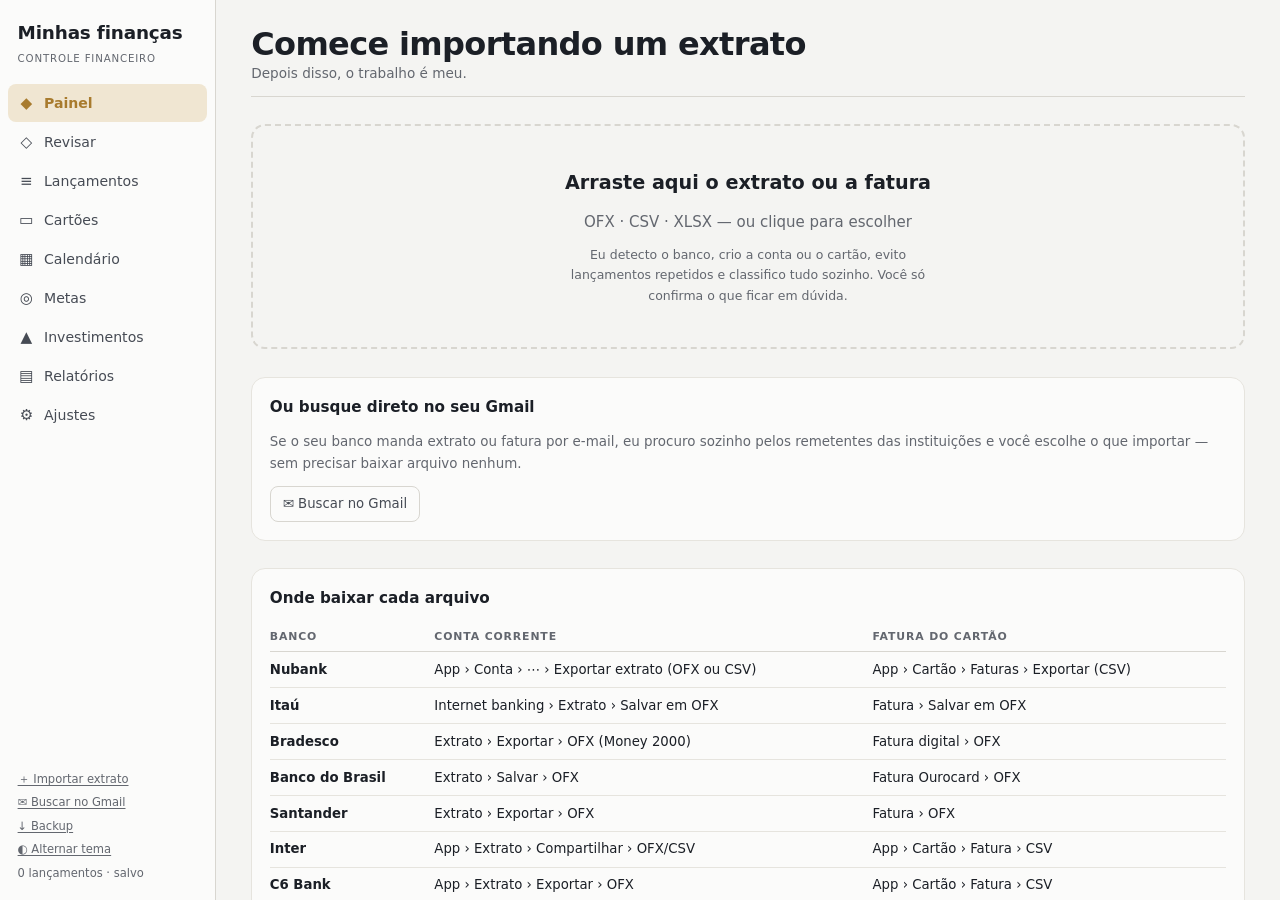
<file: index.html>
<!DOCTYPE html>
<html lang="pt-BR">
<head>
<meta charset="utf-8">
<meta name="viewport" content="width=device-width, initial-scale=1, viewport-fit=cover">
<meta name="color-scheme" content="light dark">
<title>Finanças — controle pessoal</title>
<meta name="description" content="Controle financeiro pessoal com importação automática de extratos e faturas. Os dados ficam no seu dispositivo.">

<link rel="icon" href="data:image/svg+xml,<svg xmlns='http://www.w3.org/2000/svg' viewBox='0 0 32 32'><rect width='32' height='32' rx='7' fill='%23A87B2E'/><path d='M9 22V10h9M9 16h7' stroke='%23fff' stroke-width='2.6' fill='none' stroke-linecap='round'/></svg>">
<link rel="icon" type="image/png" sizes="32x32" href="icons/favicon-32.png">
<link rel="apple-touch-icon" href="icons/apple-touch-180.png">

<link rel="manifest" href="manifest.webmanifest">
<meta name="theme-color" media="(prefers-color-scheme: light)" content="#F4F4F2">
<meta name="theme-color" media="(prefers-color-scheme: dark)" content="#12151A">
<meta name="mobile-web-app-capable" content="yes">
<meta name="apple-mobile-web-app-capable" content="yes">
<meta name="apple-mobile-web-app-status-bar-style" content="default">
<meta name="apple-mobile-web-app-title" content="Finanças">

<link rel="stylesheet" href="css/app.css">
</head>
<body>

<div id="app">
  <div style="grid-column:1/-1;display:flex;align-items:center;justify-content:center;height:100vh;color:#7C8089;font-family:system-ui">
    Carregando…
  </div>
</div>

<script src="js/util.js"></script>
<script src="js/store.js"></script>
<script src="js/rules.js"></script>
<script src="js/pdf.js"></script>
<script src="js/pdftx.js"></script>
<script src="js/parse.js"></script>
<script src="js/engine.js"></script>
<script src="js/insights.js"></script>
<script src="js/charts.js"></script>
<script src="js/xlsx.js"></script>
<script src="js/ui.js"></script>
<script src="js/views.js"></script>
<script src="js/views2.js"></script>
<script src="js/gmail.js"></script>
<script src="js/demo.js"></script>

<script>
/* ── Inicialização ─────────────────────────────────────────────── */
(async function boot() {
  const app = document.getElementById('app');
  try {
    await DB.load();
  } catch (e) {
    app.innerHTML = '<div style="padding:2rem;font-family:system-ui;max-width:44rem;margin:auto">' +
      '<h1>Não consegui abrir o armazenamento local</h1>' +
      '<p>' + String(e && e.message || e) + '</p>' +
      '<p>Tente abrir este arquivo no <b>Firefox</b>, que permite banco de dados local em arquivos abertos ' +
      'do disco. Nada é enviado para a internet em nenhum dos casos.</p></div>';
    return;
  }

  ENGINE.seed();
  UI.applyTheme();
  UI.render();

  // Aviso quando o armazenamento caiu para localStorage (limite ~5 MB).
  if (!DB._idb) {
    const info = DB.sizeInfo();
    if (info.mb > 3) {
      UI.toast('Atenção: o armazenamento deste navegador está perto do limite. ' +
        'Baixe um backup em Ajustes e considere abrir o arquivo no Firefox.', 'bad');
    }
  }

  // Grava antes de fechar a aba.
  window.addEventListener('beforeunload', () => { DB.flush(); });

  // Atalhos
  document.addEventListener('keydown', e => {
    if (e.target.matches('input,textarea,select')) return;
    if ((e.ctrlKey || e.metaKey) && e.key.toLowerCase() === 'k') {
      e.preventDefault();
      UI.go('transacoes');
      setTimeout(() => { const q = document.querySelector('#fq'); if (q) q.focus(); }, 60);
      return;
    }
    if (e.ctrlKey || e.metaKey || e.altKey) return;
    const map = { '1': 'painel', '2': 'revisar', '3': 'transacoes', '4': 'cartoes', '5': 'calendario', '6': 'metas', '7': 'investimentos', '8': 'relatorios', '9': 'ajustes' };
    if (map[e.key]) { UI.go(map[e.key]); return; }
    if (e.key === 'i' || e.key === 'I') UI.actions.import();
  });

  /* ── Atalhos do sistema operacional (ícone longo-pressionado) ─── */
  const params = new URLSearchParams(location.search);
  if (params.get('tela')) UI.go(params.get('tela'));
  if (params.get('acao') === 'importar') setTimeout(() => UI.actions.import(), 200);

  /* ── Service worker: abre offline e avisa quando há versão nova ── */
  if ('serviceWorker' in navigator && location.protocol.startsWith('http')) {
    try {
      const reg = await navigator.serviceWorker.register('sw.js');

      const avisarAtualizacao = worker => {
        UI.toast('Nova versão disponível. ' +
          '<button class="btn sm primary" id="btnAtualizar">Atualizar agora</button>',
          '', { persist: true });
        const btn = document.getElementById('btnAtualizar');
        if (btn) btn.onclick = () => {
          worker.postMessage({ tipo: 'ASSUMIR_AGORA' });
        };
      };

      if (reg.waiting && navigator.serviceWorker.controller) avisarAtualizacao(reg.waiting);

      reg.addEventListener('updatefound', () => {
        const novo = reg.installing;
        if (!novo) return;
        novo.addEventListener('statechange', () => {
          // Só é "atualização" se já havia uma versão controlando a página.
          if (novo.state === 'installed' && navigator.serviceWorker.controller) {
            avisarAtualizacao(novo);
          }
        });
      });

      let recarregando = false;
      navigator.serviceWorker.addEventListener('controllerchange', () => {
        if (recarregando) return;
        recarregando = true;
        location.reload();
      });
    } catch (e) {
      console.warn('Service worker não registrado:', e);
    }
  }

  /* ── Convite para instalar na tela inicial ─────────────────────── */
  let promptInstalar = null;
  window.addEventListener('beforeinstallprompt', e => {
    e.preventDefault();
    promptInstalar = e;
    if (DB.data.settings.instalacaoDispensada) return;
    setTimeout(() => {
      UI.toast('Dá para instalar como aplicativo, com ícone na tela inicial. ' +
        '<button class="btn sm primary" id="btnInstalar">Instalar</button> ' +
        '<button class="btn sm ghost" id="btnNaoInstalar">Agora não</button>',
        '', { persist: true });
      const bi = document.getElementById('btnInstalar');
      const bn = document.getElementById('btnNaoInstalar');
      if (bi) bi.onclick = async () => {
        const p = promptInstalar; promptInstalar = null;
        const t = document.querySelector('.toast'); if (t) t.remove();
        if (p) { p.prompt(); await p.userChoice; }
      };
      if (bn) bn.onclick = () => {
        DB.data.settings.instalacaoDispensada = true;
        DB.save();
        const t = document.querySelector('.toast'); if (t) t.remove();
      };
    }, 4000);
  });

  window.addEventListener('appinstalled', () => {
    UI.toast('Instalado. Agora ele abre pelo ícone, como qualquer aplicativo.', 'good');
  });

  // Lembrete de backup a cada 30 dias.
  const s = DB.data.settings;
  if (DB.data.transactions.length > 50) {
    const last = s.lastBackup;
    if (!last || U.daysBetween(last, U.today()) > 30) {
      setTimeout(() => {
        UI.toast('Faz mais de um mês que você não baixa um backup. ' +
          '<button class="btn sm primary" data-act="backup">Baixar agora</button>', '',
          { persist: true });
      }, 2500);
    }
  }
})();
</script>
</body>
</html>
</file>
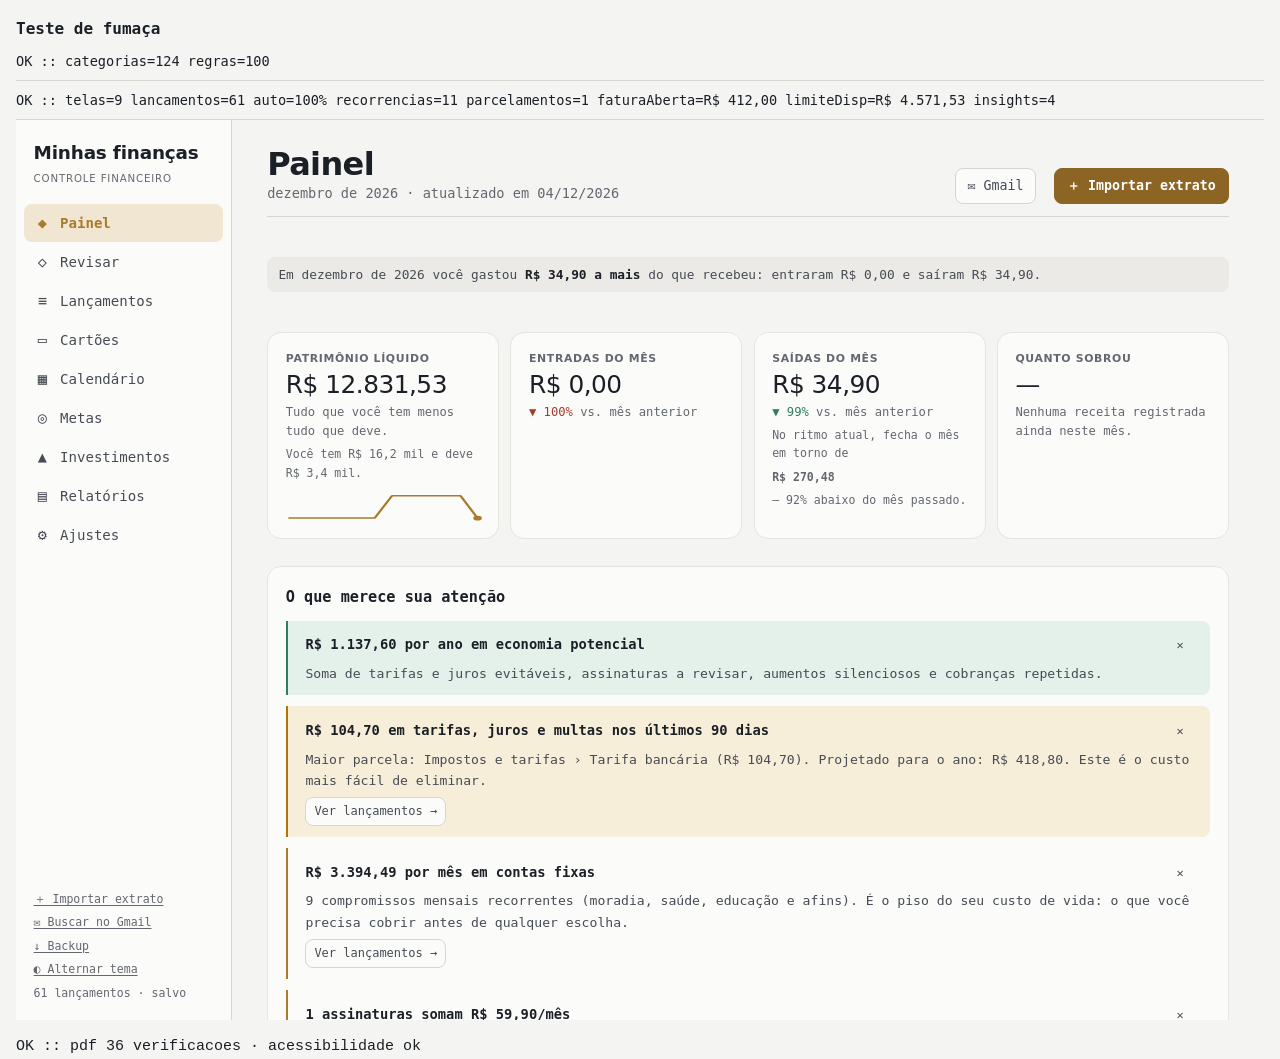
<file: teste/fumaca.html>
<!DOCTYPE html>
<html lang="pt-BR">
<head>
<meta charset="utf-8">
<title>aguardando</title>
<link rel="stylesheet" href="../css/app.css">
<style>body{overflow:auto;padding:1rem;font-family:var(--mono)}
#r,#r2{padding:.5rem 0;border-bottom:1px solid var(--rule);font-size:.85rem;white-space:pre-wrap}</style>
</head>
<body>
<h1 style="font-size:1rem">Teste de fumaça</h1>
<div id="r">aguardando</div>
<div id="r2">aguardando</div>
<div id="app"></div>

<script src="../js/util.js"></script>
<script src="../js/store.js"></script>
<script src="../js/rules.js"></script>
<script src="../js/pdf.js"></script>
<script src="../js/pdftx.js"></script>
<script src="../js/parse.js"></script>
<script src="../js/engine.js"></script>
<script src="../js/insights.js"></script>
<script src="../js/charts.js"></script>
<script src="../js/xlsx.js"></script>
<script src="../js/ui.js"></script>
<script src="../js/views.js"></script>
<script src="../js/views2.js"></script>
<script src="../js/gmail.js"></script>
<script src="../js/demo.js"></script>

<script>
/* ══════════════════════════════════════════════════════════════════
   Teste de fumaça — roda em navegador headless via ../testar.cmd

   Não usa IndexedDB de propósito: sob tempo virtual o headless não
   avança os callbacks do IndexedDB, e o teste ficaria pendurado.
   O dataset é montado direto em memória.
   ══════════════════════════════════════════════════════════════════ */
(function () {
  var falhas = [];
  var notas = [];
  function exigir(nome, cond) { if (!cond) falhas.push(nome); }

  /* ── Bloco 1: módulos carregaram e funções puras respondem ───── */
  exigir('U', typeof U === 'object');
  exigir('DB', typeof DB === 'object');
  exigir('RULES', typeof RULES === 'object');
  exigir('PARSE', typeof PARSE === 'object');
  exigir('ENGINE', typeof ENGINE === 'object');
  exigir('INSIGHTS', typeof INSIGHTS === 'object');
  exigir('CHARTS', typeof CHARTS === 'object');
  exigir('XLSXOUT', typeof XLSXOUT === 'object');
  exigir('UI', typeof UI === 'object');
  exigir('views1', window.__views1 === true);
  exigir('views2', window.__views2 === true);
  exigir('demo', typeof UI.actions.demo === 'function');
  exigir('9-renderizadores', Object.keys(UI.viewRenderers).length >= 9);
  exigir('GMAIL', typeof GMAIL === 'object');
  exigir('gmail-acao', typeof UI.actions.gmail === 'function');

  /* ── Gmail: consulta e decodificação, sem tocar na rede ──────── */
  try {
    var q = GMAIL.montarConsulta({ meses: 6 });
    exigir('gmail-consulta-anexo', q.indexOf('has:attachment') >= 0);
    exigir('gmail-consulta-periodo', q.indexOf('newer_than:6m') >= 0);
    exigir('gmail-consulta-remetente', q.indexOf('from:nubank.com.br') >= 0);
    exigir('gmail-consulta-assunto', q.indexOf('subject:(fatura)') >= 0);
    exigir('gmail-consulta-lixeira', q.indexOf('-in:trash') >= 0);
    exigir('gmail-sem-credencial', GMAIL.configurado() === false);
    exigir('gmail-desconectado', GMAIL.conectado() === false);
    exigir('gmail-extensoes', RULES.EMAIL_EXTENSIONS.indexOf('ofx') >= 0 &&
      RULES.EMAIL_EXTENSIONS.indexOf('csv') >= 0);
    exigir('gmail-remetentes', RULES.EMAIL_SENDERS.length >= 30);
  } catch (e) { falhas.push('GMAIL-EXCECAO:' + e.message); }

  try {
    exigir('dinheiro', U.money(-123456) === '−R$ 1.234,56');
    exigir('data-br', U.parseDate('05/03/2026') === '2026-03-05');
    exigir('data-ofx', U.parseDate('20260305') === '2026-03-05');
    exigir('valor-br', U.parseMoney('1.234,56') === 123456);
    exigir('valor-negativo', U.parseMoney('-1.234,56') === -123456);
    exigir('valor-debito', U.parseMoney('45,90 D') === -4590);
    exigir('descritor', U.normalizeDescriptor('PG *RESTAURANTE DA MARIA SP') === 'RESTAURANTE DA MARIA');
    exigir('estabelecimento', U.merchantKey(U.merchantSource(
      U.normalizeDescriptor('DEBITO AUTOMATICO ENEL DISTRIBUICAO SP'))) === 'ENEL DISTRIBUICAO');
    exigir('uber-preservado', U.merchantKey(U.normalizeDescriptor('UBER *TRIP')) === 'UBER TRIP');
    var p = ENGINE.detectInstallment('MAGAZINE PARC 03/12');
    exigir('parcela', p && p.no === 3 && p.total === 12);
    exigir('categorias', RULES.buildCategories().length > 100);
    exigir('regras-semeadas', RULES.SEED_RULES.length > 80);
    notas.push('categorias=' + RULES.buildCategories().length);
    notas.push('regras=' + RULES.SEED_RULES.length);
  } catch (e) { falhas.push('puras:' + e.message); }

  /* ── Bloco 2: leitura de OFX e CSV ───────────────────────────── */
  try {
    var ofx = [
      'OFXHEADER:100', 'DATA:OFXSGML', '',
      '<OFX><SIGNONMSGSRSV1><SONRS><FI><ORG>Itau<FID>341</FI></SONRS></SIGNONMSGSRSV1>',
      '<BANKMSGSRSV1><STMTTRNRS><STMTRS><CURDEF>BRL',
      '<BANKACCTFROM><BANKID>341<ACCTID>567890<ACCTTYPE>CHECKING</BANKACCTFROM>',
      '<BANKTRANLIST><DTSTART>20260601<DTEND>20260630',
      '<STMTTRN><TRNTYPE>DEBIT<DTPOSTED>20260603<TRNAMT>-189.90<FITID>A1<MEMO>PG *DROGARIA SAO PAULO</STMTTRN>',
      '<STMTTRN><TRNTYPE>CREDIT<DTPOSTED>20260605<TRNAMT>8500.00<FITID>A2<MEMO>PAGAMENTO DE SALARIO</STMTTRN>',
      '</BANKTRANLIST><LEDGERBAL><BALAMT>7045.30<DTASOF>20260630</LEDGERBAL>',
      '</STMTRS></STMTTRNRS></BANKMSGSRSV1></OFX>'
    ].join('\n');
    var o = PARSE.parseOFX(ofx, 'extrato.ofx');
    exigir('ofx-instituicao', o.institution && o.institution.id === 'itau');
    exigir('ofx-lancamentos', o.statements[0].records.length === 2);
    exigir('ofx-saldo', o.statements[0].balanceCents === 704530);
    exigir('ofx-valor', o.statements[0].records[0].amountCents === -18990);

    var csv = 'Data;Histórico;Valor;Saldo\r\n' +
      '01/06/2026;COMPRA CARTAO DEBITO CARREFOUR;-235,49;4.512,30\r\n' +
      '02/06/2026;PIX ENVIADO JOAO M SILVA;-150,00;4.362,30\r\n';
    var c = PARSE.parseCSV(csv, 'extrato.csv');
    exigir('csv-lancamentos', c.statements[0].records.length === 2);
    exigir('csv-valor', c.statements[0].records[0].amountCents === -23549);
    exigir('csv-saldo', c.statements[0].balanceCents === 436230);
  } catch (e) { falhas.push('leitura:' + e.message); }

  /* ── CSV do Banco Inter: preâmbulo e duas colunas de descrição ──
     Layout real do Inter, com dados inventados. O Histórico traz o
     tipo e a Descrição traz o estabelecimento; usar só a primeira faz
     todo lançamento virar "Compra no débito", sem comerciante algum. */
  try {
    var inter = [
      ' Extrato Conta Corrente ',
      'Conta ;123456789',
      'Período ;30/07/2026 a 30/08/2026',
      'Saldo ;1.215,30',
      '',
      'Data Lançamento;Histórico;Descrição;Valor;Saldo',
      '29/08/2026;Pix enviado ;Fulano De Tal Silva;-37,00;1.215,30',
      '28/08/2026;Compra no débito;Padaria Central       Belo Horizont Bra;-22,00;1.252,30',
      '27/08/2026;Compra no débito;;-5,80;1.274,30',
      '26/08/2026;Pix recebido;Empresa Exemplo Ltda;225,00;1.280,10',
      '24/08/2026;Pagamento efetuado;Pagamento Fatura - NOME DO TITULAR;-835,27;1.055,10',
      '19/08/2026;Transferência enviada;NOME DO TITULAR;-800,00;255,10'
    ].join('\r\n');

    var ci = PARSE.parseCSV(inter, 'Extrato-30-07-2026-a-30-08-2026-CSV.csv');
    var ri = ci.statements[0] ? ci.statements[0].records : [];
    exigir('inter-qtd', ri.length === 6);
    exigir('inter-ignora-preambulo',
      !ri.some(function (r) { return /Conta|Per[íi]odo/.test(r.descriptor); }));

    // O nome do estabelecimento não pode se perder.
    var pix = ri.find(function (r) { return /Fulano/.test(r.descriptor); });
    exigir('inter-mantem-contraparte', !!pix && pix.amountCents === -3700);

    var pad = ri.find(function (r) { return /Padaria/.test(r.descriptor); });
    exigir('inter-mantem-estabelecimento', !!pad);

    // Linha sem Descrição ainda precisa virar lançamento.
    var semDesc = ri.find(function (r) { return r.amountCents === -580; });
    exigir('inter-linha-sem-descricao', !!semDesc && /d[ée]bito/i.test(semDesc.descriptor));

    // O comerciante precisa sair limpo, sem o tipo colado na frente.
    var chavePad = U.merchantKey(U.merchantSource(U.normalizeDescriptor(pad ? pad.descriptor : '')));
    exigir('inter-comerciante-limpo', chavePad.indexOf('COMPRA') < 0 && /PADARIA/.test(chavePad));

    var chavePix = U.merchantKey(U.merchantSource(U.normalizeDescriptor(pix ? pix.descriptor : '')));
    exigir('inter-pix-contraparte', /FULANO/.test(chavePix));

    // Saldo: as linhas vêm da mais nova para a mais antiga, então o
    // saldo válido é o da data mais recente, não o da última linha.
    exigir('inter-saldo-mais-recente', ci.statements[0].balanceCents === 121530);
    exigir('inter-instituicao', ci.institution && ci.institution.id === 'inter');
  } catch (e) { falhas.push('inter:' + e.message); }

  /* ── Bloco 3: geração de XLSX ────────────────────────────────── */
  try {
    var blob = XLSXOUT.build([{ name: 'T', rows: [['a', 'b'], ['x', 1.5]] }]);
    exigir('xlsx', blob && blob.size > 1000);
  } catch (e) { falhas.push('xlsx:' + e.message); }

  document.getElementById('r').textContent =
    (falhas.length ? 'FALHOU [' + falhas.join(' | ') + ']' : 'OK') +
    ' :: ' + notas.join(' ');

  /* ── Bloco 4: dataset em memória e as 9 telas ────────────────── */
  var falhasTela = [];
  var resumoTela = '';
  try {
    DB.data = DB.emptyDataset();
    DB.ready = true;
    ENGINE.seed();

    var hoje = U.today();
    DB.data.accounts.push({
      id: 'acc1', institutionId: 'nubank', name: 'Conta teste', type: 'checking',
      masked: '1234', currency: 'BRL', balanceCents: 500000, balanceDate: hoje,
      status: 'active', includeInNetWorth: true, color: '#820AD1'
    });
    DB.data.cards.push({
      id: 'card1', institutionId: 'nubank', name: 'Cartão teste', masked: '4471',
      limitCents: 1000000, closingDay: 2, dueDay: 10, paymentAccountId: 'acc1',
      status: 'active', color: '#820AD1', cycleLocked: true
    });

    var amostras = [
      ['PAGAMENTO DE SALARIO EMPRESA', 850000, 'acc1', 5],
      ['DEBITO AUTOMATICO ENEL DISTRIBUICAO SP', -18900, 'acc1', 12],
      ['PAGAMENTO BOLETO CONDOMINIO EDIFICIO', -74500, 'acc1', 10],
      ['APLICACAO CDB LIQUIDEZ DIARIA', -150000, 'acc1', 6],
      ['TARIFA CESTA DE SERVICOS', -3490, 'acc1', 2],
      ['PAGAMENTO FATURA CARTAO DE CREDITO', -230000, 'acc1', 10],
      ['IFD*IFOOD', -6480, 'card1', 14],
      ['CARREFOUR HIPER', -23549, 'card1', 8],
      ['UBER *TRIP', -2340, 'card1', 16],
      ['NETFLIX.COM', -5990, 'card1', 14],
      ['MAGAZINE LUIZA NOTEBOOK PARC 03/12', -41200, 'card1', 20],
      ['DROGARIA SAO PAULO', -18990, 'card1', 11]
    ];
    for (var m = 5; m >= 0; m--) {
      var ref = U.addMonths(hoje, -m);
      var y = +ref.split('-')[0], mm = +ref.split('-')[1];
      for (var i = 0; i < amostras.length; i++) {
        var a = amostras[i];
        var data = U.clampDay(y, mm, a[3]);
        if (data > hoje) continue;
        var norm = U.normalizeDescriptor(a[0]);
        var src = U.merchantSource(norm);
        var tx = {
          id: 'tx' + m + '-' + i,
          accountId: a[2] === 'acc1' ? 'acc1' : null,
          cardId: a[2] === 'card1' ? 'card1' : null,
          date: data, cashDate: data, amountCents: a[1],
          descriptorRaw: a[0], descriptorNorm: norm,
          merchantKey: U.merchantKey(src), merchantName: U.titleCase(src),
          method: RULES.detectMethod(norm), status: 'posted',
          isTransfer: false, tags: [], fingerprint: 'fp' + m + i,
          importId: 'imp1', createdAt: new Date().toISOString()
        };
        var parc = ENGINE.detectInstallment(a[0]);
        if (parc) { tx.installmentNo = parc.no; tx.installmentTotal = parc.total; }
        ENGINE.applyClassification(tx, ENGINE.classify(tx, {}));
        if (parc) ENGINE.linkInstallment(tx);
        DB.data.transactions.push(tx);
      }
    }
    DB.data.goals.push({ id: 'g1', type: 'emergency_fund', name: 'Reserva', targetCents: 3000000, targetDate: '' });
    DB.data.investPositions.push({
      id: 'p1', name: 'CDB', assetClass: 'renda-fixa',
      investedCents: 1000000, currentCents: 1120000, createdAt: hoje, updatedAt: hoje
    });

    ENGINE.recomputeCardCycles();
    ENGINE.linkTransfers();
    ENGINE.detectRecurrences();
    UI.applyTheme();
    UI.render();

    var telas = ['painel', 'revisar', 'transacoes', 'cartoes', 'calendario',
      'metas', 'investimentos', 'relatorios', 'ajustes'];
    for (var t = 0; t < telas.length; t++) {
      try {
        UI.state.view = telas[t];
        UI.render();
        if (document.querySelector('#viewRoot').innerHTML.indexOf('Algo quebrou') > -1) {
          falhasTela.push(telas[t]);
        }
      } catch (e) { falhasTela.push(telas[t] + ':' + e.message); }
    }

    // Gmail: o cartão aparece em Ajustes e, sem https, avisa em vez de
    // tentar autenticar (aqui o harness roda em file://).
    UI.state.view = 'ajustes';
    UI.render();
    var htmlAjustes = document.querySelector('#viewRoot').innerHTML;
    if (htmlAjustes.indexOf('>Gmail<') < 0) falhasTela.push('ajustes-sem-cartao-gmail');
    if (htmlAjustes.indexOf('Indispon') < 0) falhasTela.push('ajustes-nao-avisa-file-local');
    if (!document.querySelector('nav [data-act=gmail]')) falhasTela.push('menu-sem-botao-gmail');

    UI.actions.gmail();
    var modal = document.querySelector('.scrim .modal');
    if (!modal) falhasTela.push('gmail-nao-abriu-aviso');
    else if (modal.innerHTML.indexOf('https') < 0) falhasTela.push('gmail-aviso-sem-explicacao');
    UI.closeModal();

    // No celular o menu lateral some; o "Mais" precisa dar acesso a
    // tudo que ficou de fora, senão metade do app fica inalcançável.
    UI.state.view = 'painel';
    UI.render();
    if (!document.querySelector('.mobilebar [data-act=mais]')) falhasTela.push('mobile-sem-botao-mais');
    UI.actions.mais();
    var sheet = document.querySelector('.scrim .modal');
    if (!sheet) falhasTela.push('mais-nao-abriu');
    else {
      ['calendario', 'metas', 'investimentos', 'relatorios', 'ajustes'].forEach(function (v) {
        if (!sheet.querySelector('[data-nav=' + v + ']')) falhasTela.push('mais-sem-' + v);
      });
      ['import', 'gmail', 'backup', 'theme'].forEach(function (a) {
        if (!sheet.querySelector('[data-act=' + a + ']')) falhasTela.push('mais-sem-acao-' + a);
      });
    }
    UI.closeModal();

    // E o Gmail precisa estar alcançável já no painel, sem caçar em menu.
    UI.render();
    if (!document.querySelector('#viewRoot [data-act=gmail]')) falhasTela.push('painel-sem-botao-gmail');

    var total = DB.data.transactions.length;
    var fila = ENGINE.reviewQueue().length;
    var cartao = ENGINE.cardSummary(DB.data.cards[0]);
    resumoTela = 'telas=9 lancamentos=' + total +
      ' auto=' + ((total - fila) / total * 100).toFixed(0) + '%' +
      ' recorrencias=' + DB.data.recurrences.length +
      ' parcelamentos=' + DB.data.installmentPlans.length +
      ' faturaAberta=' + U.money(cartao.openCents) +
      ' limiteDisp=' + U.money(cartao.availableCents) +
      ' insights=' + INSIGHTS.all().length;

    // Nenhuma correção manual pode ter sido perdida (regra inviolável 2).
    var manuais = DB.data.transactions.filter(function (x) { return x.categorySource === 'user'; });
    ENGINE.reclassifyAll(false);
    var manuaisDepois = DB.data.transactions.filter(function (x) { return x.categorySource === 'user'; });
    if (manuais.length !== manuaisDepois.length) falhasTela.push('reclassify-apagou-manual');
  } catch (e) {
    falhasTela.push('boot:' + e.message);
  }

  var linha2 = (falhasTela.length ? 'FALHOU [' + falhasTela.join(' | ') + ']' : 'OK') +
    ' :: ' + resumoTela;
  document.getElementById('r2').textContent = linha2;

  document.title = document.getElementById('r').textContent + ' /// ' + linha2;
  window.__linha1 = document.getElementById('r').textContent;
  window.__linha2 = linha2;
})();
</script>

<script>
/* ══════════ Leitor de PDF: monta PDFs sintéticos e confere ══════════ */
(function () {
  var falhas = [];
  var checados = 0;
  // Conta as verificações: um teste que morre no meio e passa em
  // silêncio é pior que teste nenhum, porque dá falsa segurança.
  function exigir(nome, cond) { checados++; if (!cond) falhas.push(nome); }

  function escapar(s) {
    return String(s).replace(/([\\()])/g, '\\$1');
  }

  // Monta um PDF válido a partir de linhas posicionadas.
  // linhas: [{ y, partes: [{ x, texto }] }]
  function montarPDF(linhas, opts) {
    opts = opts || {};
    var conteudo = 'BT\n';
    linhas.forEach(function (L) {
      L.partes.forEach(function (p) {
        conteudo += '/F1 10 Tf\n';
        conteudo += '1 0 0 1 ' + p.x + ' ' + L.y + ' Tm\n';
        if (opts.hex) {
          var hex = '';
          for (var i = 0; i < p.texto.length; i++) {
            hex += p.texto.charCodeAt(i).toString(16).padStart(4, '0');
          }
          conteudo += '<' + hex + '> Tj\n';
        } else {
          conteudo += '(' + escapar(p.texto) + ') Tj\n';
        }
      });
    });
    conteudo += 'ET\n';
    return { conteudo: conteudo, opts: opts };
  }

  function bytesDe(s) {
    var b = new Uint8Array(s.length);
    for (var i = 0; i < s.length; i++) b[i] = s.charCodeAt(i) & 0xFF;
    return b;
  }

  async function comprimir(str) {
    var cs = new CompressionStream('deflate');
    var stream = new Blob([bytesDe(str)]).stream().pipeThrough(cs);
    return new Uint8Array(await new Response(stream).arrayBuffer());
  }

  async function gerarArquivo(spec) {
    var conteudo = spec.conteudo;
    var corpoStream, filtro = '';
    if (spec.opts.comprimido) {
      var z = await comprimir(conteudo);
      corpoStream = '';
      for (var i = 0; i < z.length; i++) corpoStream += String.fromCharCode(z[i]);
      filtro = ' /Filter /FlateDecode';
    } else {
      corpoStream = conteudo;
    }

    var fonte;
    if (spec.opts.hex) {
      // Type0 com ToUnicode: cada código de 2 bytes vira um caractere.
      var mapa = '';
      var vistos = {};
      (spec.opts.caracteres || '').split('').forEach(function (ch) {
        if (vistos[ch]) return;
        vistos[ch] = 1;
        var c = ch.charCodeAt(0).toString(16).padStart(4, '0');
        mapa += '<' + c + '> <' + c + '>\n';
      });
      var cmap = '/CIDInit /ProcSet findresource begin\n12 dict begin\nbegincmap\n' +
        '1 begincodespacerange\n<0000> <FFFF>\nendcodespacerange\n' +
        (Object.keys(vistos).length) + ' beginbfchar\n' + mapa + 'endbfchar\n' +
        'endcmap\nend\nend\n';
      fonte =
        '5 0 obj\n<< /Type /Font /Subtype /Type0 /BaseFont /Teste /ToUnicode 6 0 R >>\nendobj\n' +
        '6 0 obj\n<< /Length ' + cmap.length + ' >>\nstream\n' + cmap + '\nendstream\nendobj\n';
    } else {
      fonte = '5 0 obj\n<< /Type /Font /Subtype /Type1 /BaseFont /Helvetica ' +
        '/Encoding /WinAnsiEncoding >>\nendobj\n';
    }

    var pdf =
      '%PDF-1.4\n' +
      '1 0 obj\n<< /Type /Catalog /Pages 2 0 R >>\nendobj\n' +
      '2 0 obj\n<< /Type /Pages /Kids [3 0 R] /Count 1 >>\nendobj\n' +
      '3 0 obj\n<< /Type /Page /Parent 2 0 R /MediaBox [0 0 595 842] ' +
      '/Resources << /Font << /F1 5 0 R >> >> /Contents 4 0 R >>\nendobj\n' +
      '4 0 obj\n<< /Length ' + corpoStream.length + filtro + ' >>\nstream\n' +
      corpoStream + '\nendstream\nendobj\n' +
      fonte +
      (spec.opts.cifrado ? '9 0 obj\n<< /Filter /Standard /V 2 /R 3 >>\nendobj\ntrailer\n<< /Root 1 0 R /Encrypt 9 0 R >>\n'
        : 'trailer\n<< /Root 1 0 R >>\n') +
      '%%EOF';

    return bytesDe(pdf).buffer;
  }

  // Fatura de cartão fictícia, no formato que os emissores usam.
  var LINHAS_FATURA = [
    { y: 780, partes: [{ x: 40, texto: 'FATURA DO CARTAO DE CREDITO' }] },
    { y: 760, partes: [{ x: 40, texto: 'Vencimento 10/08/2026' }, { x: 300, texto: 'Limite total 12.000,00' }] },
    { y: 730, partes: [{ x: 40, texto: 'Data' }, { x: 110, texto: 'Descricao' }, { x: 480, texto: 'Valor' }] },
    { y: 710, partes: [{ x: 40, texto: '12/07' }, { x: 110, texto: 'IFD*IFOOD' }, { x: 480, texto: '64,80' }] },
    { y: 695, partes: [{ x: 40, texto: '14/07' }, { x: 110, texto: 'POSTO IPIRANGA' }, { x: 480, texto: '287,40' }] },
    { y: 680, partes: [{ x: 40, texto: '15/07' }, { x: 110, texto: 'MAGAZINE LUIZA PARC 03/12' }, { x: 480, texto: '412,00' }] },
    { y: 665, partes: [{ x: 40, texto: '18/07' }, { x: 110, texto: 'DROGARIA SAO PAULO' }, { x: 480, texto: '1.189,90' }] },
    { y: 640, partes: [{ x: 40, texto: 'Total da fatura' }, { x: 480, texto: '1.954,10' }] },
    { y: 600, partes: [{ x: 40, texto: 'Central de atendimento 0800 123 4567' }] }
  ];

  async function rodar() {
    try {
      exigir('pdf-modulo', typeof PDF !== 'undefined' && typeof PDFTX !== 'undefined');

      // 1 · PDF simples, sem compressão
      var buf1 = await gerarArquivo(montarPDF(LINHAS_FATURA, {}));
      var r1 = await PDFTX.parse(buf1, 'fatura-teste.pdf');
      var recs = r1.statements[0].records;
      exigir('pdf-simples-qtd', recs.length === 4);
      exigir('pdf-simples-cartao', r1.statements[0].kind === 'card');
      exigir('pdf-simples-sinal', recs.every(function (r) { return r.amountCents < 0; }));

      var ifood = recs.find(function (r) { return /IFOOD/.test(r.descriptor); });
      exigir('pdf-simples-ifood', !!ifood && ifood.amountCents === -6480);
      exigir('pdf-simples-data', !!ifood && ifood.date === '2026-07-12');

      var milhar = recs.find(function (r) { return /DROGARIA/.test(r.descriptor); });
      exigir('pdf-milhar', !!milhar && milhar.amountCents === -118990);

      // Cabeçalho, total e rodapé não podem virar lançamento.
      exigir('pdf-ignora-total', !recs.some(function (r) { return /Total/i.test(r.descriptor); }));
      exigir('pdf-limite', r1.statements[0].creditLimitCents === 1200000);
      exigir('pdf-vencimento', r1.statements[0].dueDate === '2026-08-10');

      // 2 · Mesmo PDF, agora com stream comprimido
      var buf2 = await gerarArquivo(montarPDF(LINHAS_FATURA, { comprimido: true }));
      var r2 = await PDFTX.parse(buf2, 'fatura-comprimida.pdf');
      exigir('pdf-comprimido', r2.statements[0].records.length === 4);

      // 3 · Fonte de subconjunto com ToUnicode (o caso que embaralha texto)
      var todosChars = LINHAS_FATURA.map(function (L) {
        return L.partes.map(function (p) { return p.texto; }).join('');
      }).join('');
      var buf3 = await gerarArquivo(montarPDF(LINHAS_FATURA, { hex: true, caracteres: todosChars }));
      var r3 = await PDFTX.parse(buf3, 'fatura-fonte.pdf');
      exigir('pdf-tounicode', r3.statements[0].records.length === 4);
      var ifood3 = r3.statements[0].records.find(function (r) { return /IFOOD/.test(r.descriptor); });
      exigir('pdf-tounicode-texto', !!ifood3);

      // 4 · PDF protegido precisa ser detectado, não falhar em silêncio
      var buf4 = await gerarArquivo(montarPDF(LINHAS_FATURA, { cifrado: true }));
      var erro4 = null;
      try { await PDFTX.parse(buf4, 'protegido.pdf'); } catch (e) { erro4 = e; }
      exigir('pdf-protegido', erro4 && erro4.codigo === 'PDF_PROTEGIDO');

      // 5 · O importador precisa aceitar PDF de ponta a ponta
      var arquivo = new File([buf1], 'fatura-teste.pdf', { type: 'application/pdf' });
      var viaParse = await PARSE.parseFile(arquivo);
      exigir('pdf-via-parsefile', viaParse.format === 'pdf' &&
        viaParse.statements.length === 1 &&
        viaParse.statements[0].records.length === 4);

      // 6 · Parcela reconhecida dentro do PDF
      var parcela = ENGINE.detectInstallment('MAGAZINE LUIZA PARC 03/12');
      exigir('pdf-parcela', parcela && parcela.no === 3 && parcela.total === 12);

      // 7 · Extrato COM COLUNA DE SALDO. O valor certo é o penúltimo
      //     número; pegar o último importaria o saldo como se fosse a
      //     transação, e o erro passa despercebido.
      var EXTRATO_SALDO = [
        { y: 800, partes: [{ x: 40, texto: 'EXTRATO DE CONTA CORRENTE' }] },
        { y: 770, partes: [{ x: 40, texto: 'Data' }, { x: 110, texto: 'Historico' },
                           { x: 400, texto: 'Valor' }, { x: 490, texto: 'Saldo' }] },
        { y: 750, partes: [{ x: 40, texto: '01/07/2026' }, { x: 110, texto: 'SALDO ANTERIOR' },
                           { x: 490, texto: '5.000,00' }] },
        { y: 735, partes: [{ x: 40, texto: '02/07/2026' }, { x: 110, texto: 'COMPRA CARREFOUR' },
                           { x: 400, texto: '-235,49' }, { x: 490, texto: '4.764,51' }] },
        { y: 720, partes: [{ x: 40, texto: '03/07/2026' }, { x: 110, texto: 'PIX ENVIADO JOAO' },
                           { x: 400, texto: '-150,00' }, { x: 490, texto: '4.614,51' }] },
        { y: 705, partes: [{ x: 40, texto: '05/07/2026' }, { x: 110, texto: 'PAGAMENTO DE SALARIO' },
                           { x: 400, texto: '8.500,00' }, { x: 490, texto: '13.114,51' }] }
      ];
      var bufS = await gerarArquivo(montarPDF(EXTRATO_SALDO, {}));
      var rS = await PDFTX.parse(bufS, 'extrato-conta.pdf');
      var recS = rS.statements[0].records;
      exigir('saldo-qtd', recS.length === 3);
      exigir('saldo-conta-nao-cartao', rS.statements[0].kind === 'account');
      var carref = recS.find(function (r) { return /CARREFOUR/.test(r.descriptor); });
      exigir('saldo-valor-certo', !!carref && carref.amountCents === -23549);
      var salario = recS.find(function (r) { return /SALARIO/.test(r.descriptor); });
      exigir('saldo-entrada-certa', !!salario && salario.amountCents === 850000);
      exigir('saldo-ignora-anterior',
        !recS.some(function (r) { return /SALDO ANTERIOR/i.test(r.descriptor); }));

      // 8 · Data escrita uma vez como cabeçalho do dia, transações
      //     listadas abaixo sem repetir a data. Formato comum em app.
      var EXTRATO_AGRUPADO = [
        { y: 800, partes: [{ x: 40, texto: 'MOVIMENTACAO' }] },
        { y: 770, partes: [{ x: 40, texto: '14/07/2026' }] },
        { y: 752, partes: [{ x: 60, texto: 'MERCADO SAO JORGE' }, { x: 480, texto: '89,90' }] },
        { y: 736, partes: [{ x: 60, texto: 'UBER *TRIP' }, { x: 480, texto: '23,40' }] },
        { y: 706, partes: [{ x: 40, texto: '15/07/2026' }] },
        { y: 688, partes: [{ x: 60, texto: 'NETFLIX.COM' }, { x: 480, texto: '59,90' }] }
      ];
      var bufG = await gerarArquivo(montarPDF(EXTRATO_AGRUPADO, {}));
      var rG = await PDFTX.parse(bufG, 'movimentacao.pdf');
      var recG = rG.statements[0].records;
      exigir('agrupado-qtd', recG.length === 3);
      exigir('agrupado-herda-data',
        recG.filter(function (r) { return r.date === '2026-07-14'; }).length === 2);
      exigir('agrupado-troca-data',
        recG.filter(function (r) { return r.date === '2026-07-15'; }).length === 1);

      // 9 · Descrição que quebra em duas linhas
      var EXTRATO_QUEBRA = [
        { y: 800, partes: [{ x: 40, texto: 'LANCAMENTOS DO PERIODO' }] },
        { y: 770, partes: [{ x: 40, texto: '20/07/2026' }, { x: 110, texto: 'PAGAMENTO CONVENIO' },
                           { x: 480, texto: '1.240,00' }] },
        { y: 756, partes: [{ x: 110, texto: 'PREFEITURA MUNICIPAL IPTU' }] },
        { y: 730, partes: [{ x: 40, texto: '21/07/2026' }, { x: 110, texto: 'FARMACIA' },
                           { x: 480, texto: '45,00' }] }
      ];
      var bufQ = await gerarArquivo(montarPDF(EXTRATO_QUEBRA, {}));
      var rQ = await PDFTX.parse(bufQ, 'lancamentos.pdf');
      var recQ = rQ.statements[0].records;
      exigir('quebra-qtd', recQ.length === 2);
      exigir('quebra-juntou-descricao',
        !!recQ[0] && /CONVENIO/.test(recQ[0].descriptor) && /IPTU/.test(recQ[0].descriptor));

      // 10-A · Extrato de conta com valores SEM SINAL e coluna de saldo.
      //        Muitos bancos não escrevem o menos: a saída se reconhece
      //        porque o saldo cai. Sem isso, gasto entra como receita e
      //        o painel inteiro passa a mentir.
      var SEM_SINAL = [
        { y: 800, partes: [{ x: 40, texto: 'EXTRATO DE CONTA CORRENTE' }] },
        { y: 775, partes: [{ x: 40, texto: 'Data' }, { x: 110, texto: 'Historico' },
                           { x: 400, texto: 'Valor' }, { x: 490, texto: 'Saldo' }] },
        { y: 755, partes: [{ x: 40, texto: '01/07/2026' }, { x: 110, texto: 'SALDO ANTERIOR' },
                           { x: 490, texto: '5.000,00' }] },
        { y: 738, partes: [{ x: 40, texto: '02/07/2026' }, { x: 110, texto: 'COMPRA CARREFOUR' },
                           { x: 400, texto: '235,49' }, { x: 490, texto: '4.764,51' }] },
        { y: 721, partes: [{ x: 40, texto: '03/07/2026' }, { x: 110, texto: 'PIX ENVIADO JOAO' },
                           { x: 400, texto: '150,00' }, { x: 490, texto: '4.614,51' }] },
        { y: 704, partes: [{ x: 40, texto: '05/07/2026' }, { x: 110, texto: 'PAGAMENTO SALARIO' },
                           { x: 400, texto: '8.500,00' }, { x: 490, texto: '13.114,51' }] }
      ];
      var bufN = await gerarArquivo(montarPDF(SEM_SINAL, {}));
      var rN = await PDFTX.parse(bufN, 'extrato-sem-sinal.pdf');
      var recN = rN.statements[0].records;
      exigir('semsinal-qtd', recN.length === 3);
      var cN = recN.find(function (r) { return /CARREFOUR/.test(r.descriptor); });
      exigir('semsinal-compra-negativa', !!cN && cN.amountCents === -23549);
      var pN = recN.find(function (r) { return /PIX ENVIADO/.test(r.descriptor); });
      exigir('semsinal-pix-negativo', !!pN && pN.amountCents === -15000);
      var sN = recN.find(function (r) { return /SALARIO/.test(r.descriptor); });
      exigir('semsinal-salario-positivo', !!sN && sN.amountCents === 850000);

      // 10-B · Sem coluna de saldo e sem sinal: resta a descrição.
      var SEM_SALDO = [
        { y: 800, partes: [{ x: 40, texto: 'MOVIMENTACAO DA CONTA' }] },
        { y: 770, partes: [{ x: 40, texto: '10/07/2026' }, { x: 110, texto: 'SAQUE BANCO24HORAS' },
                           { x: 470, texto: '200,00' }] },
        { y: 752, partes: [{ x: 40, texto: '11/07/2026' }, { x: 110, texto: 'DEPOSITO EM DINHEIRO' },
                           { x: 470, texto: '500,00' }] },
        { y: 734, partes: [{ x: 40, texto: '12/07/2026' }, { x: 110, texto: 'COMPRA CARTAO MERCADO' },
                           { x: 470, texto: '89,90' }] }
      ];
      var bufSS = await gerarArquivo(montarPDF(SEM_SALDO, {}));
      var rSS = await PDFTX.parse(bufSS, 'movimentacao-conta.pdf');
      var recSS = rSS.statements[0].records;
      exigir('semsaldo-saque-negativo',
        !!recSS[0] && recSS[0].amountCents === -20000);
      exigir('semsaldo-deposito-positivo',
        !!recSS[1] && recSS[1].amountCents === 50000);
      exigir('semsaldo-compra-negativa',
        !!recSS[2] && recSS[2].amountCents === -8990);

      // 11 · Sinal vindo do sufixo D/C, sem menos no número
      var EXTRATO_DC = [
        { y: 800, partes: [{ x: 40, texto: 'EXTRATO' }] },
        { y: 770, partes: [{ x: 40, texto: '10/07/2026' }, { x: 110, texto: 'TARIFA MENSALIDADE' },
                           { x: 460, texto: '34,90 D' }] },
        { y: 750, partes: [{ x: 40, texto: '11/07/2026' }, { x: 110, texto: 'DEPOSITO EM DINHEIRO' },
                           { x: 460, texto: '500,00 C' }] }
      ];
      var bufD = await gerarArquivo(montarPDF(EXTRATO_DC, {}));
      var rD = await PDFTX.parse(bufD, 'extrato-dc.pdf');
      var recD = rD.statements[0].records;
      exigir('dc-qtd', recD.length === 2);
      exigir('dc-debito-negativo',
        !!recD[0] && recD[0].amountCents === -3490);
      exigir('dc-credito-positivo',
        !!recD[1] && recD[1].amountCents === 50000);

    } catch (e) {
      falhas.push('excecao:' + (e && e.message ? e.message.slice(0, 60) : e));
    }

    // Se o bloco morreu antes do fim, o número de verificações cai —
    // e isso vira falha explícita em vez de um "OK" enganoso.
    var ESPERADO = 29;
    if (checados < ESPERADO) {
      falhas.push('so-rodou-' + checados + '-de-' + ESPERADO + '-verificacoes');
    }
    /* ══════════ Acessibilidade das telas renderizadas ══════════ */
    // Uma regressão de acessibilidade não aparece na tela: some em
    // silêncio e só quem depende dela descobre. Por isso vira teste.
    var a11y = [];
    try {
      var app = document.getElementById('app');

      UI.state.view = 'painel';
      UI.render();

      if (!app.querySelector('.skip-link')) a11y.push('sem-link-pular-conteudo');
      if (!document.getElementById('anuncio')) a11y.push('sem-regiao-de-anuncio');

      var nav = app.querySelector('nav.side');
      if (!nav || !nav.getAttribute('aria-label')) a11y.push('nav-sem-nome');

      var main = app.querySelector('main');
      if (!main || main.tabIndex !== -1) a11y.push('main-nao-focavel');

      if (!app.querySelector('[aria-current="page"]')) a11y.push('sem-item-de-menu-atual');

      // Todo gráfico precisa de nome acessível e de saída em tabela.
      var svgs = app.querySelectorAll('svg.chart:not([aria-hidden])');
      for (var i = 0; i < svgs.length; i++) {
        if (!svgs[i].getAttribute('aria-labelledby')) { a11y.push('grafico-sem-nome'); break; }
      }
      if (svgs.length && !app.querySelector('details.chart-dados')) {
        a11y.push('grafico-sem-tabela-alternativa');
      }

      // Nenhum controle pode ficar sem rótulo legível.
      var semNome = 0;
      app.querySelectorAll('button,input,select').forEach(function (el) {
        var temTexto = (el.textContent || '').trim().length > 0;
        var temAria = el.getAttribute('aria-label') || el.getAttribute('aria-labelledby');
        var temLabelPai = el.closest('label');
        if (!temTexto && !temAria && !temLabelPai) semNome++;
      });
      if (semNome) a11y.push('controles-sem-rotulo:' + semNome);

      // A tela de lançamentos é a de maior tráfego: idem.
      UI.state.view = 'transacoes';
      UI.render();
      var caixas = app.querySelectorAll('input[type=checkbox][data-selecttx]');
      if (caixas.length && !caixas[0].getAttribute('aria-label')) {
        a11y.push('selecao-sem-rotulo');
      }
      var acoes = app.querySelectorAll('[data-act=editcat]');
      if (acoes.length && !acoes[0].getAttribute('aria-label')) {
        a11y.push('acao-de-linha-sem-contexto');
      }

      UI.state.view = 'painel';
      UI.render();
    } catch (e) {
      a11y.push('a11y-excecao:' + (e && e.message ? e.message.slice(0, 40) : e));
    }
    falhas = falhas.concat(a11y);

    var linha3 = (falhas.length ? 'FALHOU [' + falhas.join(' | ') + ']' : 'OK') +
      ' :: pdf ' + checados + ' verificacoes · acessibilidade ok';
    var el = document.createElement('pre');
    el.id = 'r3';
    el.textContent = linha3;
    document.body.appendChild(el);
    document.title = window.__linha1 + ' /// ' + window.__linha2 + ' /// ' + linha3;
  }

  rodar();
})();
</script>
</body>
</html>
</file>
<file: css/app.css>
/* ══════════════════════════════════════════════════════════════════
   app.css — identidade visual: papel de extrato, tinta fria,
   acento latão. Números sempre em fonte tabular.
   ══════════════════════════════════════════════════════════════════ */

:root{
  --paper:#F4F4F2; --panel:#FBFBFA; --sunken:#EBEAE6; --raised:#FFFFFF;
  --ink:#1B1F26; --ink-2:#464B54; --ink-3:#63676F;
  --rule:#D8D6D0; --rule-soft:#E6E4DE;
  --brass:#A87B2E; --brass-2:#8C6524; --brass-soft:#F0E6D2;
  --btn-bg:#8C6524; --btn-fg:#FFFFFF; --btn-bg-h:#6F4F1B;
  --pos:#2F7D5A; --neg:#A83A2C; --warn:#B07500;
  --pos-bg:#E4F0EA; --neg-bg:#F7E5E2; --warn-bg:#F7EEDA;
  --shadow:0 1px 2px rgba(27,31,38,.05),0 10px 30px -20px rgba(27,31,38,.35);
  --shadow-lg:0 4px 12px rgba(27,31,38,.10),0 24px 60px -30px rgba(27,31,38,.45);

  /* Três papéis, todos com fontes que existem de fato na máquina —
     uma pilha bonita que cai na fallback não muda nada na tela.

     display: Candara é humanista, de hastes levemente flaradas e
     curvas abertas. É o que dá o tom macio ao app. Sitka e Optima
     cobrem quem não tem Candara.
     texto: Segoe UI tem algarismos de altura uniforme, essencial
     onde quase tudo é dinheiro.
     código: só para o que é literalmente código — descritor bruto
     do banco, identificadores. */
  --display:Candara,"Sitka Subheading",Optima,"Gill Sans","Segoe UI",system-ui,sans-serif;
  --sans:"Segoe UI Variable Text","Segoe UI",system-ui,-apple-system,"Helvetica Neue",Arial,sans-serif;
  --mono:Consolas,"Cascadia Mono",ui-monospace,"SF Mono","DejaVu Sans Mono",monospace;

  --r:8px; --r-lg:14px;
  --s1:.35rem; --s2:.7rem; --s3:1.1rem; --s4:1.7rem; --s5:2.6rem;
  --nav-w:216px;
}

@media (prefers-color-scheme:dark){
  :root:not([data-theme="light"]){
    --paper:#12151A; --panel:#181C22; --sunken:#0E1116; --raised:#1E232A;
    --ink:#E7E5DF; --ink-2:#B2B7BF; --ink-3:#969CA6;
    --rule:#2A2F37; --rule-soft:#22262D;
    --brass:#D8A64A; --brass-2:#E8BC6C; --brass-soft:#2A2317;
    --btn-bg:#D8A64A; --btn-fg:#14100A; --btn-bg-h:#E8BC6C;
    --pos:#4FB489; --neg:#E0705E; --warn:#E8A93B;
    --pos-bg:#132720; --neg-bg:#2A1815; --warn-bg:#2A2010;
    --shadow:0 1px 2px rgba(0,0,0,.4),0 10px 30px -20px rgba(0,0,0,.9);
    --shadow-lg:0 4px 12px rgba(0,0,0,.5),0 24px 60px -30px rgba(0,0,0,1);
  }
}
:root[data-theme="dark"]{
  --paper:#12151A; --panel:#181C22; --sunken:#0E1116; --raised:#1E232A;
  --ink:#E7E5DF; --ink-2:#B2B7BF; --ink-3:#969CA6;
  --rule:#2A2F37; --rule-soft:#22262D;
  --brass:#D8A64A; --brass-2:#E8BC6C; --brass-soft:#2A2317;
    --btn-bg:#D8A64A; --btn-fg:#14100A; --btn-bg-h:#E8BC6C;
  --pos:#4FB489; --neg:#E0705E; --warn:#E8A93B;
  --pos-bg:#132720; --neg-bg:#2A1815; --warn-bg:#2A2010;
  --shadow:0 1px 2px rgba(0,0,0,.4),0 10px 30px -20px rgba(0,0,0,.9);
  --shadow-lg:0 4px 12px rgba(0,0,0,.5),0 24px 60px -30px rgba(0,0,0,1);
}

*{box-sizing:border-box}
html,body{height:100%}
body{
  margin:0; background:var(--paper); color:var(--ink);
  font-family:var(--sans); font-size:15px; line-height:1.62;
  -webkit-font-smoothing:antialiased; overflow:hidden;
}
button,input,select,textarea{font:inherit; color:inherit}
button{cursor:pointer; background:none; border:none; padding:0; text-align:left}
:focus-visible{outline:2px solid var(--brass); outline-offset:2px; border-radius:3px}
a{color:var(--brass)}
.num{font-variant-numeric:tabular-nums; letter-spacing:0}
.pos{color:var(--pos)} .neg{color:var(--neg)} .warnc{color:var(--warn)}
.muted{color:var(--ink-3)}
h1,h2,h3{margin:0}

/* ═══════════════════════ Estrutura ═══════════════════════════ */
#app{display:grid; grid-template-columns:var(--nav-w) minmax(0,1fr); height:100vh}

nav.side{
  background:var(--panel); border-right:1px solid var(--rule);
  display:flex; flex-direction:column; overflow-y:auto; padding:var(--s3) 0;
}
.brand{padding:0 var(--s3) var(--s3); display:flex; flex-direction:column; gap:.15rem}
.brand b{font-family:var(--display); font-size:1.15rem; font-weight:600; letter-spacing:-.01em}
.brand span{font-family:var(--display); font-size:.64rem; letter-spacing:.08em; text-transform:uppercase; color:var(--ink-3)}

.navlist{display:flex; flex-direction:column; gap:1px; padding:0 .5rem}
.navlist button{
  display:flex; align-items:center; gap:.55rem; padding:.42rem .6rem;
  border-radius:var(--r); color:var(--ink-2); font-size:.88rem; width:100%;
}
.navlist button:hover{background:var(--sunken); color:var(--ink)}
.navlist button.on{background:var(--brass-soft); color:var(--brass); font-weight:600}
.navlist button .ico{width:1.1rem; text-align:center; font-size:.95rem; flex:none}
.navlist button .badge{
  margin-left:auto; font-family:var(--sans); font-size:.62rem; background:var(--btn-bg);
  color:var(--btn-fg); padding:.05rem .3rem; border-radius:99px; min-width:1.2rem; text-align:center;
}
.navlist button.on .badge{background:var(--brass); color:var(--panel)}
.nav-sep{height:1px; background:var(--rule-soft); margin:var(--s2) var(--s3)}
.nav-foot{margin-top:auto; padding:var(--s3) var(--s3) 0; font-size:.72rem; color:var(--ink-3); display:flex; flex-direction:column; gap:.3rem}
.nav-foot button{font-size:.72rem; color:var(--ink-3); text-decoration:underline; text-underline-offset:2px}
.nav-foot button:hover{color:var(--brass)}

main{overflow-y:auto; padding:var(--s4) clamp(1rem,3vw,2.2rem) var(--s5); min-width:0}
.view{max-width:1180px; margin:0 auto; display:flex; flex-direction:column; gap:var(--s4)}

.vhead{display:flex; align-items:flex-end; gap:var(--s3); flex-wrap:wrap; border-bottom:1px solid var(--rule); padding-bottom:var(--s2)}
.vhead h1{font-family:var(--display); font-size:clamp(1.5rem,3vw,2rem); font-weight:600; letter-spacing:-.02em; line-height:1.1}
.vhead .sub{color:var(--ink-3); font-size:.85rem}
.vhead .spacer{flex:1}

/* ═══════════════════════ Componentes ═════════════════════════ */
.card{background:var(--panel); border:1px solid var(--rule-soft); border-radius:var(--r-lg); padding:var(--s3); display:flex; flex-direction:column; gap:var(--s2)}
.card.flat{background:transparent; border-color:var(--rule)}
.card h3{font-size:.95rem; font-weight:650}
.lbl{font-family:var(--display); font-size:.68rem; font-weight:600; font-variant-numeric:lining-nums; letter-spacing:.06em; text-transform:uppercase; color:var(--ink-3)}
.grid{display:grid; gap:var(--s2)}
.g2{grid-template-columns:repeat(auto-fit,minmax(260px,1fr))}
.g3{grid-template-columns:repeat(auto-fit,minmax(210px,1fr))}
.g4{grid-template-columns:repeat(auto-fit,minmax(165px,1fr))}
.row{display:flex; gap:var(--s2); align-items:center; flex-wrap:wrap}
.stack{display:flex; flex-direction:column; gap:var(--s2)}

.kpi{background:var(--panel); border:1px solid var(--rule-soft); border-radius:var(--r-lg); padding:var(--s3); display:flex; flex-direction:column; gap:.2rem}
.kpi .v{font-family:var(--sans); font-size:1.55rem; font-variant-numeric:tabular-nums; letter-spacing:-.02em; line-height:1.15}
.kpi .d{font-size:.76rem; color:var(--ink-3)}
.kpi .chart-spark{margin-top:.3rem; width:100%; height:30px}

.btn{
  display:inline-flex; align-items:center; gap:.4rem; padding:.4rem .75rem;
  border:1px solid var(--rule); border-radius:var(--r); background:var(--panel);
  font-size:.83rem; color:var(--ink-2); white-space:nowrap;
}
.btn:hover{border-color:var(--brass); color:var(--brass)}
.btn.primary{background:var(--btn-bg); border-color:var(--btn-bg); color:var(--btn-fg); font-weight:600}
.btn.primary:hover{background:var(--btn-bg-h); border-color:var(--btn-bg-h); color:var(--btn-fg)}
.btn.ghost{border-color:transparent; background:transparent}
.btn.ghost:hover{background:var(--sunken)}
.btn.sm{padding:.22rem .5rem; font-size:.75rem}
.btn.danger:hover{border-color:var(--neg); color:var(--neg)}
.btn[disabled]{opacity:.45; cursor:not-allowed}

.pill{
  display:inline-flex; align-items:center; gap:.3rem; font-family:var(--display);
  font-size:.68rem; font-variant-numeric:lining-nums; letter-spacing:.06em; text-transform:uppercase;
  padding:.12rem .42rem; border-radius:4px; border:1px solid var(--rule); color:var(--ink-2); white-space:nowrap;
}
.pill.pos{background:var(--pos-bg); border-color:transparent; color:var(--pos)}
.pill.neg{background:var(--neg-bg); border-color:transparent; color:var(--neg)}
.pill.warn{background:var(--warn-bg); border-color:transparent; color:var(--warn)}
.pill.brass{background:var(--brass-soft); border-color:transparent; color:var(--brass)}
.pill.cat{border-color:var(--rule); text-transform:none; letter-spacing:0; font-family:var(--sans); font-size:.7rem}
.pill button{color:inherit; opacity:.6}
.pill button:hover{opacity:1}

input[type=text],input[type=search],input[type=number],input[type=date],select,textarea{
  background:var(--paper); border:1px solid var(--rule); border-radius:var(--r);
  padding:.35rem .55rem; font-size:.85rem; width:100%;
}
input:focus,select:focus,textarea:focus{border-color:var(--brass); outline:none}
label.field{display:flex; flex-direction:column; gap:.2rem; font-size:.78rem; color:var(--ink-3); min-width:0}
.check{display:flex; align-items:center; gap:.4rem; font-size:.82rem; color:var(--ink-2); cursor:pointer}
.check input{width:auto}

.note{border-left:2px solid var(--brass); background:var(--panel); padding:var(--s2) var(--s3); border-radius:0 var(--r) var(--r) 0; font-size:.86rem; color:var(--ink-2)}
.note.warn{border-left-color:var(--warn); background:var(--warn-bg)}
.note.bad{border-left-color:var(--neg); background:var(--neg-bg)}
.note.good{border-left-color:var(--pos); background:var(--pos-bg)}
.note b{color:var(--ink)}

.empty{
  border:1px dashed var(--rule); border-radius:var(--r-lg); padding:var(--s4);
  text-align:center; color:var(--ink-3); display:flex; flex-direction:column; gap:var(--s2); align-items:center;
}
.empty b{color:var(--ink); font-size:1rem; font-family:var(--display); font-weight:600}
.empty-chart{color:var(--ink-3); font-size:.82rem; padding:var(--s3) 0; text-align:center}

/* ═══════════════════════ Tabela / feed ═══════════════════════ */
.feed{display:flex; flex-direction:column}
.trow{
  display:grid; grid-template-columns:auto 4.6rem minmax(0,1fr) auto auto;
  gap:.6rem; align-items:center; padding:.5rem .55rem;
  border-bottom:1px solid var(--rule-soft); border-radius:var(--r);
}
.trow:hover{background:var(--panel)}
.trow.sel{background:var(--brass-soft)}
.trow .tdate{font-family:var(--sans); font-size:.74rem; font-variant-numeric:tabular-nums; color:var(--ink-3); white-space:nowrap}
.trow .tmain{min-width:0; display:flex; flex-direction:column; gap:.1rem}
.trow .tname{font-size:.87rem; white-space:nowrap; overflow:hidden; text-overflow:ellipsis}
.trow .tmeta{font-size:.7rem; color:var(--ink-3); display:flex; gap:.35rem; align-items:center; flex-wrap:wrap}
.trow .tamt{font-family:var(--sans); font-variant-numeric:tabular-nums; font-size:.88rem; white-space:nowrap; text-align:right}
.trow .tact{opacity:0; display:flex; gap:.2rem}
.trow:hover .tact,.trow:focus-within .tact{opacity:1}
.trow input[type=checkbox]{width:auto}
.dotcat{width:8px; height:8px; border-radius:2px; flex:none; display:inline-block}

.bulkbar{
  position:sticky; bottom:0; z-index:5; background:var(--raised); border:1px solid var(--brass);
  border-radius:var(--r-lg); padding:.5rem .7rem; display:flex; gap:.5rem; align-items:center;
  box-shadow:var(--shadow-lg); flex-wrap:wrap;
}

/* ═══════════════════════ Revisão ═════════════════════════════ */
.reviewcard{background:var(--panel); border:1px solid var(--rule); border-radius:var(--r-lg); padding:var(--s3); display:flex; flex-direction:column; gap:var(--s2)}
.reviewcard.dup{border-color:var(--warn)}
.reviewhead{display:flex; justify-content:space-between; align-items:baseline; gap:var(--s2)}
.reviewhead .m{font-weight:650; font-size:1rem}
.reviewhead .a{font-family:var(--sans); font-size:1rem; font-variant-numeric:tabular-nums}
.catchips{display:flex; gap:.3rem; flex-wrap:wrap}
.catchip{padding:.22rem .55rem; border:1px solid var(--rule); border-radius:99px; font-size:.78rem; color:var(--ink-2); background:var(--paper)}
.catchip:hover{border-color:var(--brass); color:var(--brass)}
.catchip.best{border-color:var(--brass); background:var(--brass-soft); color:var(--brass); font-weight:600}

/* ═══════════════════════ Gráficos ════════════════════════════ */
.chart-wrap{display:flex; flex-direction:column; gap:.3rem; min-width:0}
svg.chart{width:100%; height:auto; display:block; overflow:visible}
svg.chart-forecast{height:220px} svg.chart-monthly{height:200px}
svg.chart-cardfc{height:150px} svg.chart-spark{height:32px; width:120px}
.ct-axis{font-family:var(--sans); font-size:9.5px; fill:var(--ink-3)}
.chart-legend{display:flex; gap:.8rem; font-size:.72rem; color:var(--ink-3); flex-wrap:wrap}
.chart-legend i{display:inline-block; width:9px; height:9px; border-radius:2px; margin-right:.3rem; vertical-align:-1px}
.chart-foot{display:flex; justify-content:space-between; font-family:var(--sans); font-variant-numeric:tabular-nums; font-size:.68rem; color:var(--ink-3); gap:.5rem; flex-wrap:wrap}
.chart-alert{color:var(--neg)}

.catbars{display:flex; flex-direction:column; gap:.45rem}
.catbar{display:flex; flex-direction:column; gap:.18rem; padding:.25rem .3rem; border-radius:var(--r); width:100%}
button.catbar:hover{background:var(--sunken)}
.catbar-head{display:flex; justify-content:space-between; gap:.5rem; align-items:baseline}
.catbar-name{font-size:.82rem; display:flex; align-items:center; gap:.4rem; min-width:0}
.catbar-name i{width:9px; height:9px; border-radius:2px; flex:none}
.catbar-val{font-family:var(--sans); font-size:.8rem; font-variant-numeric:tabular-nums; white-space:nowrap}
.catbar-track{display:block; height:5px; border-radius:3px; background:var(--sunken); overflow:hidden}
.catbar-track i{display:block; height:100%; border-radius:3px}
.catbar-sub{font-size:.68rem; color:var(--ink-3)}
.catbar-rest{opacity:.7}

.prog{display:block; height:6px; border-radius:4px; background:var(--sunken); overflow:hidden}
.prog i{display:block; height:100%; border-radius:4px}

/* ═══════════════════════ Calendário ══════════════════════════ */
.cal{display:grid; grid-template-columns:repeat(7,1fr); gap:3px}
.cal .dow{font-family:var(--display); font-size:.6rem; text-transform:uppercase; letter-spacing:.08em; color:var(--ink-3); text-align:center; padding-bottom:.2rem}
.cal .day{
  min-height:82px; border:1px solid var(--rule-soft); border-radius:var(--r);
  padding:.25rem .3rem; display:flex; flex-direction:column; gap:2px; background:var(--panel); overflow:hidden;
}
.cal .day.out{opacity:.35}
.cal .day.today{border-color:var(--brass); box-shadow:inset 0 0 0 1px var(--brass)}
.cal .day.risk{border-color:var(--neg)}
.cal .dnum{font-family:var(--sans); font-size:.68rem; font-variant-numeric:tabular-nums; color:var(--ink-3); display:flex; justify-content:space-between}
.cal .dnum b{font-weight:600; color:var(--ink)}
.cal .ev{font-size:.62rem; line-height:1.25; display:flex; gap:.2rem; align-items:baseline; white-space:nowrap; overflow:hidden; text-overflow:ellipsis}
.cal .ev i{width:5px; height:5px; border-radius:2px; flex:none; margin-top:.28rem}
.cal .bal{margin-top:auto; font-family:var(--sans); font-size:.6rem; font-variant-numeric:tabular-nums; color:var(--ink-3)}

/* ═══════════════════════ Modal / painel ══════════════════════ */
.scrim{position:fixed; inset:0; background:rgba(10,12,16,.55); display:flex; align-items:center; justify-content:center; padding:1rem; z-index:50; backdrop-filter:blur(2px)}
.modal{background:var(--paper); border:1px solid var(--rule); border-radius:var(--r-lg); box-shadow:var(--shadow-lg); max-width:640px; width:100%; max-height:88vh; overflow-y:auto; padding:var(--s4)}
.modal.wide{max-width:900px}
.modal h2{font-family:var(--display); font-size:1.3rem; font-weight:600; margin-bottom:var(--s2)}
.modal-foot{display:flex; gap:.5rem; justify-content:flex-end; margin-top:var(--s3); flex-wrap:wrap}

.toast{
  position:fixed; bottom:1.2rem; left:50%; transform:translateX(-50%);
  background:var(--raised); border:1px solid var(--rule); border-left:3px solid var(--brass);
  border-radius:var(--r); padding:.6rem .9rem; box-shadow:var(--shadow-lg); z-index:80;
  font-size:.85rem; max-width:min(520px,92vw); display:flex; gap:.6rem; align-items:center;
}
.toast.bad{border-left-color:var(--neg)} .toast.good{border-left-color:var(--pos)}

/* ═══════════════════════ Zona de importação ══════════════════ */
.drop{
  border:2px dashed var(--rule); border-radius:var(--r-lg); padding:var(--s5) var(--s3);
  text-align:center; color:var(--ink-3); display:flex; flex-direction:column; gap:var(--s2);
  align-items:center; transition:border-color .15s, background .15s;
}
.drop.over{border-color:var(--brass); background:var(--brass-soft)}
.drop b{font-family:var(--display); font-size:1.2rem; color:var(--ink); font-weight:600}
body.dragging .drop{border-color:var(--brass)}

.impline{display:flex; justify-content:space-between; gap:.5rem; font-size:.8rem; padding:.3rem 0; border-bottom:1px solid var(--rule-soft)}

/* ═══════════════════════ Metas / listas ══════════════════════ */
.goal{background:var(--panel); border:1px solid var(--rule-soft); border-radius:var(--r-lg); padding:var(--s3); display:flex; flex-direction:column; gap:.4rem}
.goal .gh{display:flex; justify-content:space-between; align-items:baseline; gap:.5rem}
.goal .gv{font-family:var(--sans); font-size:1.15rem; font-variant-numeric:tabular-nums}

table.tbl{width:100%; border-collapse:collapse; font-size:.83rem}
table.tbl th{font-family:var(--display); font-size:.68rem; font-variant-numeric:lining-nums; letter-spacing:.08em; text-transform:uppercase; color:var(--ink-3); text-align:left; font-weight:600; border-bottom:1px solid var(--rule); padding:.35rem .5rem .35rem 0; white-space:nowrap}
table.tbl td{border-bottom:1px solid var(--rule-soft); padding:.42rem .5rem .42rem 0; vertical-align:middle}
table.tbl td.n,table.tbl th.n{text-align:right; font-family:var(--sans); font-variant-numeric:tabular-nums; white-space:nowrap}
table.tbl tr:hover td{background:var(--panel)}
.scrollx{overflow-x:auto}

/* ═══════════════════════ Responsivo ══════════════════════════ */
.mobilebar{display:none}
@media (max-width:900px){
  #app{grid-template-columns:minmax(0,1fr)}
  nav.side{display:none}
  main{padding:var(--s3) var(--s3) 5.5rem}
  .mobilebar{
    display:flex; position:fixed; bottom:0; left:0; right:0; z-index:40;
    background:var(--panel); border-top:1px solid var(--rule);
    padding:.3rem .3rem calc(.3rem + env(safe-area-inset-bottom,0px));
  }
  .mobilebar button{flex:1; display:flex; flex-direction:column; align-items:center; gap:.1rem; padding:.35rem .1rem; font-size:.6rem; color:var(--ink-3); border-radius:var(--r)}
  .mobilebar button .ico{font-size:1.05rem}
  .mobilebar button.on{color:var(--brass); background:var(--brass-soft)}
  .mobilebar button .badge{position:absolute; transform:translate(1.1rem,-.2rem); background:var(--brass); color:var(--panel); font-family:var(--sans); font-size:.55rem; border-radius:99px; padding:0 .25rem}
  .trow{grid-template-columns:auto 3.4rem minmax(0,1fr) auto; gap:.4rem}
  .trow .tact{display:none}
  .cal .day{min-height:56px}
  .cal .ev{font-size:.55rem}
  .vhead h1{font-size:1.3rem}
}
@media (max-width:520px){
  .cal .day{min-height:46px; padding:.15rem}
  .cal .ev i{display:none}
  .kpi .v{font-size:1.25rem}
}

/* ═══════════════════ Acessibilidade ══════════════════════════ */

/* Visível só para leitores de tela: usado para dar nome a controles
   cujo rótulo visual é um ícone, e para anunciar mudanças. */
.sr-only{
  position:absolute; width:1px; height:1px; padding:0; margin:-1px;
  overflow:hidden; clip:rect(0 0 0 0); clip-path:inset(50%); white-space:nowrap; border:0;
}

/* Primeiro item tabulável: leva direto ao conteúdo, pulando o menu.
   Sem isso, quem navega por teclado passa por 9 links a cada tela. */
.skip-link{
  position:absolute; top:-100px; left:.5rem; z-index:200;
  background:var(--raised); color:var(--ink); border:1px solid var(--brass);
  padding:.5rem .8rem; border-radius:var(--r); font-size:.85rem; font-weight:600;
}
.skip-link:focus{top:.5rem}

/* O contorno de foco precisa aparecer sobre qualquer fundo, inclusive
   sobre o latão dos botões primários. */
:focus-visible{outline:2px solid var(--brass); outline-offset:2px; border-radius:3px}
.btn.primary:focus-visible{outline-color:var(--ink); outline-offset:3px}
:root[data-theme="dark"] .btn.primary:focus-visible{outline-color:var(--paper)}

main:focus{outline:none}

@media (forced-colors:active){
  .btn,.card,.kpi,.pill{border:1px solid ButtonBorder}
  .catbar-track i,.prog i{forced-color-adjust:none}
}

/* ═══════════════════ Gráficos ════════════════════════════════ */

.chart-head{display:flex; align-items:baseline; justify-content:space-between; gap:.5rem; flex-wrap:wrap}
.chart-head h3{margin:0}
.chart-explica{font-size:.78rem; color:var(--ink-3); max-width:60ch; margin-top:-.2rem}

.chart-box{position:relative}
.chart-tip{
  position:absolute; pointer-events:none; z-index:10;
  background:var(--raised); border:1px solid var(--rule); border-radius:var(--r);
  box-shadow:var(--shadow-lg); padding:.4rem .6rem; font-size:.78rem;
  min-width:9rem; transform:translate(-50%,-115%); opacity:0; transition:opacity .08s;
}
.chart-tip.on{opacity:1}
.chart-tip b{display:block; font-size:.72rem; color:var(--ink-3); font-weight:500; margin-bottom:.15rem}
.chart-tip .lin{display:flex; justify-content:space-between; gap:.8rem; align-items:baseline}
.chart-tip .lin i{width:8px; height:8px; border-radius:2px; display:inline-block; margin-right:.3rem}
.chart-tip .num{font-size:.8rem}

.chart-cursor{stroke:var(--ink-3); stroke-width:1; stroke-dasharray:3 3; opacity:.7}

/* Alternativa em tabela: quem usa leitor de tela, ou quem simplesmente
   prefere o número exato ao desenho, não fica de fora. */
.chart-dados{margin-top:.4rem}
.chart-dados summary{
  font-size:.76rem; color:var(--ink-3); cursor:pointer; padding:.2rem 0;
  list-style:none; display:inline-flex; align-items:center; gap:.3rem;
}
.chart-dados summary::-webkit-details-marker{display:none}
.chart-dados summary::before{content:'▸'; font-size:.7em; transition:transform .12s}
.chart-dados[open] summary::before{transform:rotate(90deg)}
.chart-dados summary:hover{color:var(--brass)}
.chart-dados .scrollx{max-height:16rem; overflow-y:auto; margin-top:.3rem}

.eixo-y{font-family:var(--sans); font-size:.62rem; color:var(--ink-3); font-variant-numeric:tabular-nums}

/* ═══════════════════ Comparação e contexto ═══════════════════ */

/* Um número sozinho não informa. Estas classes carregam a referência
   contra a qual ele deve ser lido. */
.kpi .ctx{font-size:.72rem; color:var(--ink-3); display:flex; align-items:center; gap:.3rem; flex-wrap:wrap}
.kpi .ctx .barra{
  flex:1; min-width:3rem; height:4px; border-radius:2px; background:var(--sunken);
  position:relative; overflow:hidden;
}
.kpi .ctx .barra i{position:absolute; inset-block:0; left:0; border-radius:2px}
.kpi .ctx .marca{position:absolute; top:-2px; bottom:-2px; width:2px; background:var(--ink-3)}

.explica{
  font-size:.8rem; color:var(--ink-2); background:var(--sunken);
  border-radius:var(--r); padding:.5rem .7rem; line-height:1.5;
}
.explica b{color:var(--ink)}

@media (prefers-reduced-motion:reduce){*{animation:none!important; transition:none!important}}

@media print{
  nav.side,.mobilebar,.bulkbar,.btn{display:none!important}
  body,main{overflow:visible; height:auto}
  #app{display:block}
  .card,.kpi{break-inside:avoid}
}
</file>
